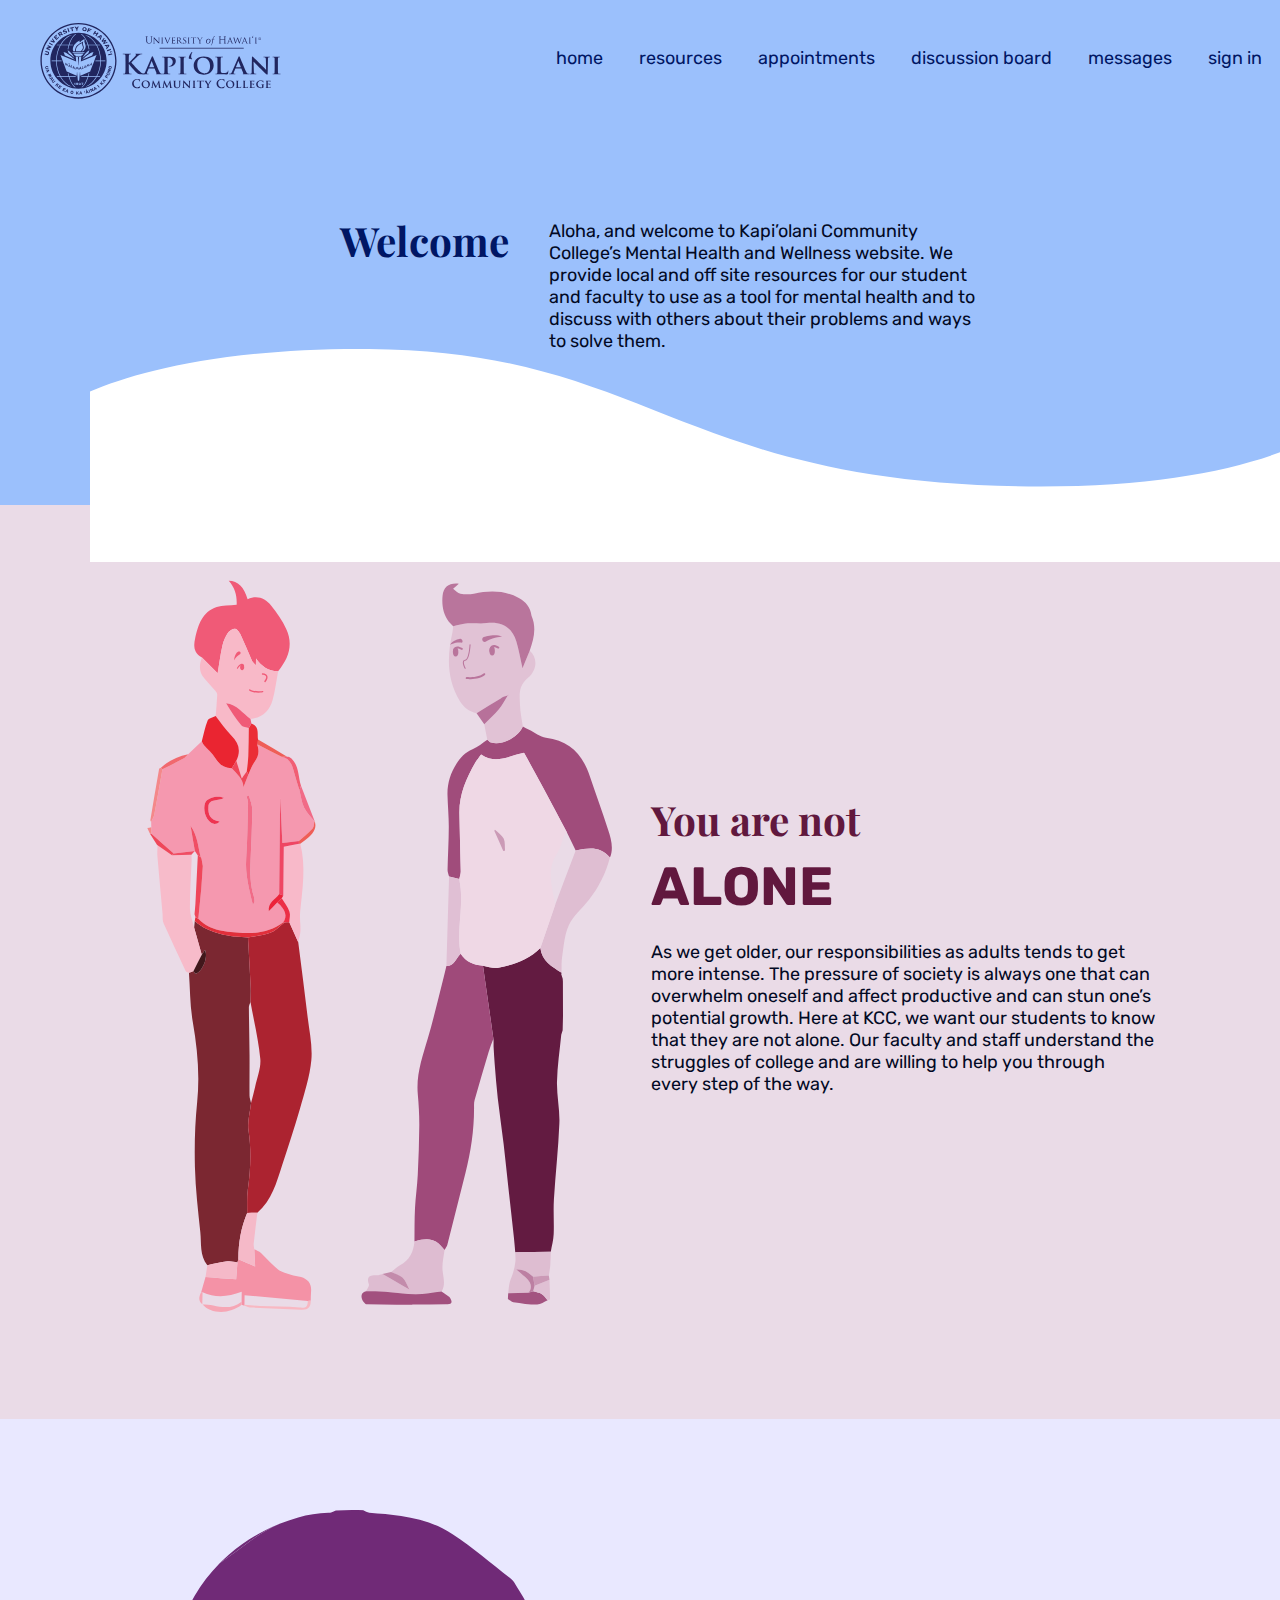
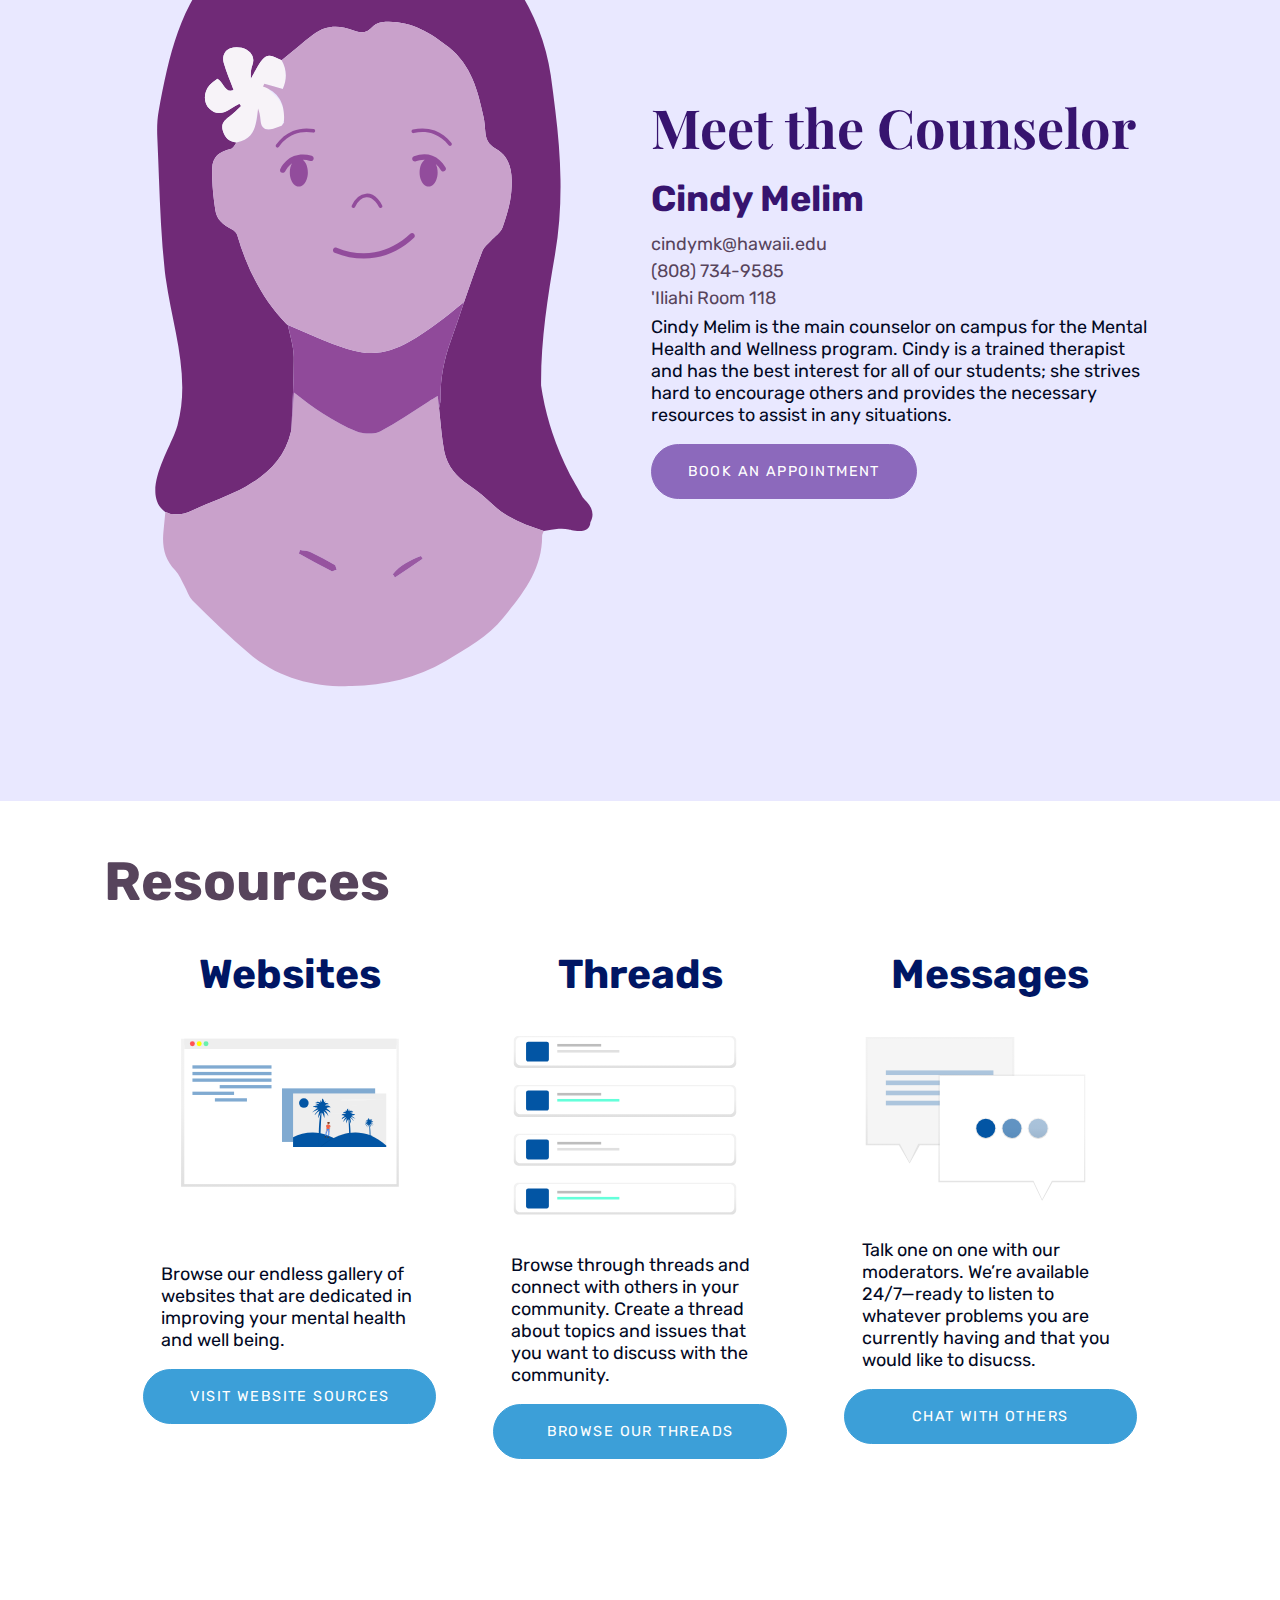
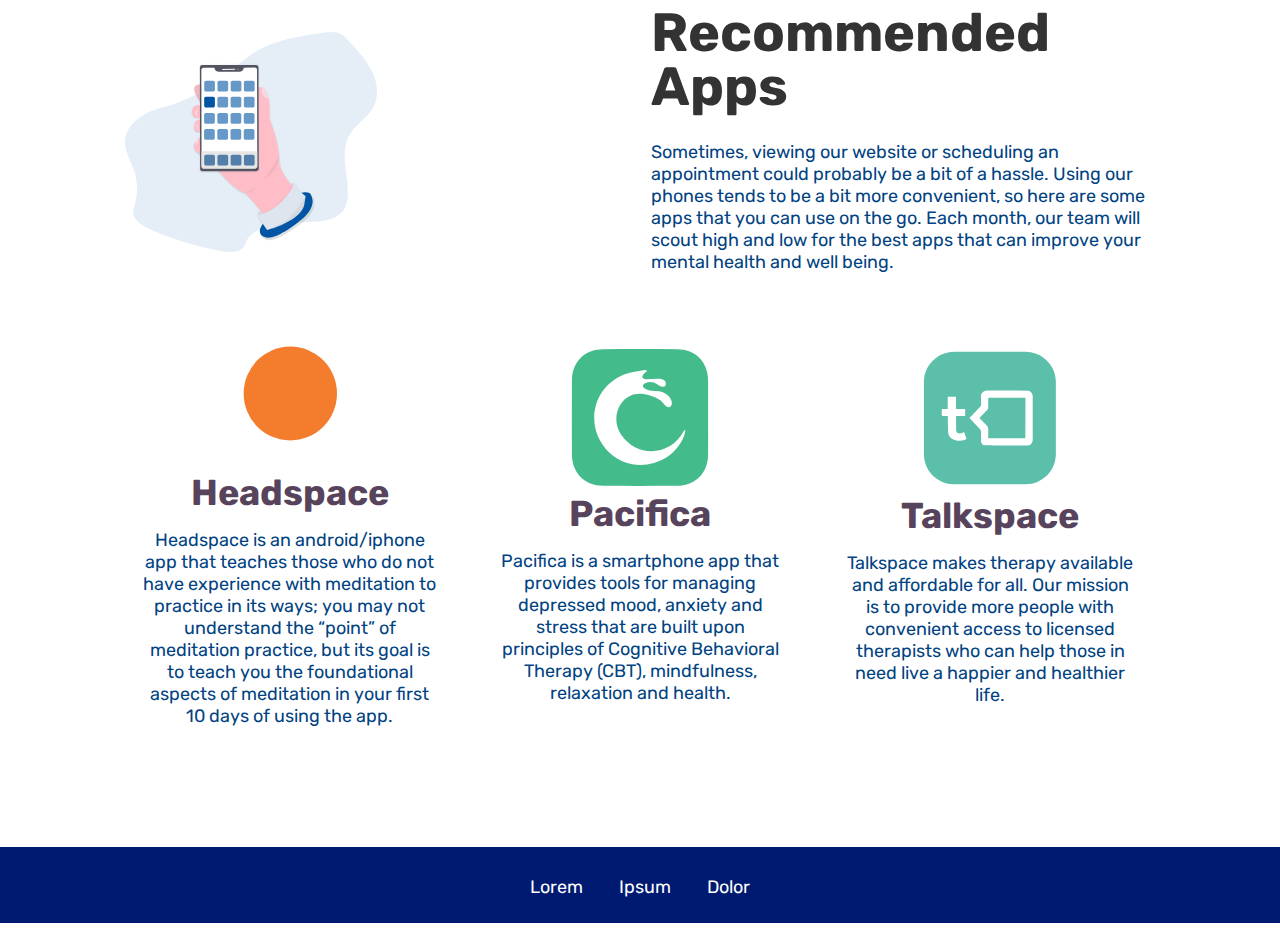
<file: index.html>
<!doctype html>
<html lang="en">

<head>
    <link href="" rel="stylesheet" />
    <meta charset="utf-8" />
    <title>KCC Mental Health and Wellness</title>
    <!-- HTML5 -->

    <!-- VIEWPORT -->
    <meta name="viewport" content="width=device-width, initial-scale=1" />

    <!-- MAIN CSS -->
    <link href="https://fonts.googleapis.com/css?family=Playfair+Display:400,400i,700|Rubik:400,400i,700" rel="stylesheet">
    <link href="css/style.css" rel="stylesheet" type="text/css" />
</head>

<body>

    <header class="site-header">
        <div class="site-identity">
            <a href="index.html"><img src="images/kapleft.svg" alt="Kapi‘olani Community College Logo" /></a>
            <h1 class="hide-visually"><a href="index.html">Kapi‘olani Community College</a></h1>
        </div>
        <nav class="site-navigation  toggle-nav open">
            <div class="menu-button">menu</div>
            <ul>
                <li><a href="#">home</a></li>
                <li><a href="#">resources</a></li>
                <li><a href="#">appointments</a></li>
                <li><a href="#">discussion board</a></li>
                <li><a href="#">messages</a></li>
                <li><a href="#">sign in</a></li>
            </ul>
        </nav>
    </header>

    <section class="hero">
        <div class="container">
            <div class="curve">
                <img src="images/curve.svg" alt="curve" />
            </div>
            <div class="row">
                <h2>Welcome</h2>
                <p>Aloha, and welcome to Kapi’olani Community College’s Mental Health and Wellness website. We
                    provide
                    local and off site resources for our student and faculty to use as a tool for mental health and
                    to
                    discuss with others about their problems and ways to solve them.</p>
            </div>
        </div>
    </section>

    <section class="alone">
        <div class="container">
            <div class="row">
                <div class="column one-half">
                    <img src="images/notalone.svg" alt="Always together" />
                </div>
                <div class="column one-half">
                    <h2>You are not</h2>
                    <h1>ALONE</h1>

                    <p>As we get older, our responsibilities as adults tends to get more intense. The pressure of
                        society is always one that can overwhelm oneself and affect productive and can stun one’s
                        potential growth. Here at KCC, we want our students to know that they are not alone. Our
                        faculty and staff understand the struggles of college and are willing to help you through every
                        step of the way.</p>
                </div>
            </div>
        </div>
    </section>

    <section class="counselor">
        <div class="container">
            <div class="row">
                <div class="column one-half"><img src="images/counselor.svg" alt="Cindy Melim" />
                </div>
                <div class="column one-half">

                    <h1>Meet the Counselor</h1>
                    <h2>Cindy Melim</h2>
                    <h6>cindymk@hawaii.edu</h6>
                    <h6>(808) 734-9585</h6>
                    <h6>'Iliahi Room 118</h6>

                    <p>Cindy Melim is the main counselor on campus for the Mental Health and Wellness program. Cindy is
                        a trained therapist and has the best interest for all of our students; she strives hard to
                        encourage others and provides the necessary resources to assist in any situations.</p>

                    <a href="#" class="button">Book an Appointment</a>
                </div>
            </div>
        </div>
    </section>

    <section class="resources">
        <div class="container">

            <h1>Resources</h1>

            <div class="demo">

                <div class="row">
                    <div class="column one-third">
                        <h2>Websites</h2>
                        <div class="thumbwrapper"><img src="images/websites.svg" alt="Website Resources" /></div>
                        <p>Browse our endless gallery of websites that are dedicated in improving your mental health
                            and well being.</p>
                        <a href="#" class="button">visit website sources</a>
                    </div>
                    <div class="column one-third">
                        <h2>Threads</h2>
                        <img src="images/threads.svg" alt="Discussion Boards" />
                        <p>Browse through threads and connect with others in your community. Create a thread about
                            topics and issues that you want to discuss with the community.</p>
                        <a href="#" class="button">browse our threads</a>
                    </div>
                    <div class="column one-third">
                        <h2>Messages</h2>
                        <img src="images/messages.svg" alt="Message others" />
                        <p>Talk one on one with our moderators. We’re available 24/7—ready to listen to whatever
                            problems you are currently having and that you would like to disucss.</p>
                        <a href="#" class="button">chat with others</a>
                    </div>
                </div>
            </div>
        </div>
    </section>

    <section class="recommended">
        <div class="container">

            <div class="row">
                <div class="column one-half">
                    <img src="images/recommended.svg" alt="cellphone apps" />
                </div>

                <div class="column one-half">
                    <h1>Recommended Apps</h1>
                    <p>Sometimes, viewing our website or scheduling an appointment could probably be a bit of a hassle.
                        Using our phones tends to be a bit more convenient, so here are some apps that you can use on
                        the go. Each month, our team will scout high and low for the best apps that can improve your
                        mental health and well being.</p>
                </div>
            </div>

            <div class="demo">

                <div class="row">
                    <div class="column one-third">
                        <img src="images/headspace.svg" alt="headspace" />
                        <h2>Headspace</h2>
                        <p>Headspace is an android/iphone app that teaches those who do not have experience with
                            meditation to practice in its ways; you may not understand the “point” of meditation
                            practice, but its goal is to teach you the foundational aspects of meditation in your first
                            10 days of using the app.</p>
                    </div>
                    <div class="column one-third">
                        <img src="images/pacifica.svg" alt="pacifica" />
                        <h2>Pacifica</h2>
                        <p>Pacifica is a smartphone app that provides tools for managing depressed mood, anxiety and
                            stress that are built upon principles of Cognitive Behavioral Therapy (CBT), mindfulness,
                            relaxation and health.</p>
                    </div>
                    <div class="column one-third">
                        <img src="images/talkspace.svg" alt="talkspace" />
                        <h2>Talkspace</h2>
                        <p>Talkspace makes therapy available and affordable for all. Our mission is to provide more
                            people with convenient access to licensed therapists who can help those in need live a
                            happier and healthier life.</p>
                    </div>
                </div>
            </div>
        </div>
    </section>

    <footer class="site-footer">
        <nav class="site-navigation">
            <ul>
                <li><a href="#">Lorem</a></li>
                <li><a href="#">Ipsum</a></li>
                <li><a href="#">Dolor</a></li>
            </ul>
        </nav>
    </footer>

    <script src="js/script.js" />
    </body>
</html>
</file>
<file: css/style.css>
/* VARIABLES */
/* -------------------------------

CSS TABLE OF CONTENTS

# TYPOGRAPHY
    # TYPOGRAHPIC SCALE
    # TYPE SPECIMEN
# COMPONENTS
    # BUTTONS 
# LAYOUT
    # MEDIA QUERIES
    # CONTAINER
    # RESPONSIVE TYPE
# STRUCTURE
    # SITE HEADER
    # SITE NAVIGATION
    # SECTIONS
    # SITE FOOTER
# ANIMATION 

------------------------------- */
/* TYPOGRAPHY */
body {
  font-size: 100%;
  /* 16px */
  font-family: "Rubik", Helvetica, Arial, sans-serif;
  color: #020924; }

h1, h2, h3, h4, h5, h6 {
  font-family: "Playfair Display", Georgia, serif;
  margin: 0 0 0.5em 0;
  max-width: 38em;
  color: #57445c; }

/* -------------------------

Traditional Typographic Scale
48, 36, 24, 21, 18, 16

------------------------- */
/* 48 / 16 = 3em */
h1 {
  font-size: 3em;
  line-height: 1em; }

/* 36 / 16 = 2.25em */
h2 {
  font-size: 2.25em;
  line-height: 1em; }

/* 24 / 16 = 1.5em */
h3 {
  font-size: 1.5em;
  line-height: 1em; }

/* 21 / 16 = 1.3125em */
h4 {
  font-size: 1.3125em;
  line-height: 1em; }

/* 18 / 16 = 1.125em */
h5 {
  font-size: 1.125em;
  line-height: 1em; }

/* 16 / 16 = 1em */
h6 {
  font-size: 1em;
  line-height: 1em; }

p {
  margin: 0 0 0.5em 0;
  max-width: 38em; }

em {
  font-family: "Rubik", Helvetica, Arial, sans-serif; }

strong {
  font-family: "Rubik", Helvetica, Arial, sans-serif; }

/* Horizontal Rule */
hr {
  border: 0;
  height: 1px;
  margin: 3em 0;
  background: #888; }

/* HELPERS */
.headline {
  font-size: 4em;
  color: #001664; }

.subheader {
  font-size: 2.5em;
  color: rgba(0, 0, 0, 0.2);
  margin: 0.25em 0 0.5em 0; }

.meta {
  font-size: .875em;
  color: rgba(0, 0, 0, 0.2);
  margin-bottom: 1.5em; }

.textcentered {
  text-align: center; }
  .textcentered * {
    margin-left: auto;
    margin-right: auto; }

/* COMPONENTS */
a.button, .button {
  font-size: .8em;
  letter-spacing: .1em;
  display: inline-block;
  background: #001664;
  padding: 1.25em 2.5em;
  border-radius: 25em;
  border: 1px solid #001664;
  color: #fff;
  text-transform: uppercase;
  text-decoration: none; }
  a.button.alt, .button.alt {
    background: rgba(255, 255, 255, 0);
    border: 1px solid #001664;
    color: #001664; }
  a.button:hover, a.button.alt:hover, .button:hover, .button.alt:hover {
    color: #fff;
    border: 1px solid #a83434;
    background: #a83434; }

.hide-visually {
  position: absolute;
  top: -9999px;
  left: -9999px; }

/* MEDIA */
/* Responsive Images */
img {
  max-width: 100%;
  height: auto; }

/* LAYOUT */
* {
  -webkit-box-sizing: border-box;
  box-sizing: border-box; }

.container {
  width: 100%;
  margin: 0 auto;
  padding: 0 4%; }

body {
  font-size: 87.5%;
  /* 14px*/
  margin: 0;
  padding: 0; }

@media (min-width: 768px) {
  body {
    font-size: 100%;
    /* 16px*/ }
  .container {
    width: 100%; } }

@media (min-width: 992px) {
  body {
    font-size: 100%;
    /* 16px*/ }
  .container {
    max-width: 1200px;
    padding: 0 50px; } }

@media (min-width: 1250px) {
  body {
    font-size: 112.5%;
    /* 14px*/ }
  .container {
    max-width: 1200px; } }

/* GRID */
/*$grid-column-gap: 1%;*/
.row {
  display: -webkit-box;
  display: -ms-flexbox;
  display: flex;
  -ms-flex-wrap: wrap;
  flex-wrap: wrap;
  margin-left: 1%;
  margin-right: 1%;
  -webkit-box-align: center;
  -ms-flex-align: center;
  align-items: center;
  -webkit-box-pack: center;
  -ms-flex-pack: center;
  justify-content: center; }
  @media (max-width: 767px) {
    .row {
      -webkit-box-pack: start;
      -ms-flex-pack: start;
      justify-content: flex-start; } }
  .row.swapped {
    -webkit-box-orient: horizontal;
    -webkit-box-direction: reverse;
    -ms-flex-direction: row-reverse;
    flex-direction: row-reverse; }

.row > .column {
  -webkit-box-flex: 1;
  -ms-flex-positive: 1;
  flex-grow: 1;
  margin: 0 1% 2% 1%; }
  @media (max-width: 767px) {
    .row > .column {
      -webkit-box-flex: 0;
      -ms-flex-positive: 0;
      flex-grow: 0;
      -ms-flex-preferred-size: 768px;
      flex-basis: 768px; } }
  .row > .column.one-half {
    width: 48%; }
  .row > .column.one-third {
    width: 31.3333%; }
  .row > .column.one-fourth {
    width: 23%; }
  @media (min-width: 768px) {
    .row > .column.centered {
      -webkit-box-flex: 0;
      -ms-flex-positive: 0;
      flex-grow: 0; }
      .row > .column.centered.one-half, .row > .column.centered.one-third, .row > .column.centered.one-fourth {
        margin-left: 4%;
        margin-right: 4%; } }

.demo .column {
  padding: 1em;
  text-align: center; }

/* STRUCTURE */
.site-header,
.site-footer {
  background: #9BC0FC; }
  .site-header a,
  .site-footer a {
    color: #001664;
    text-decoration: none; }
  .site-header a:hover,
  .site-footer a:hover {
    color: white; }
  .site-header .site-navigation ul,
  .site-footer .site-navigation ul {
    display: -webkit-box;
    display: -ms-flexbox;
    display: flex;
    list-style: none;
    margin-top: 1em;
    padding: 0; }
    @media (max-width: 767px) {
      .site-header .site-navigation ul,
      .site-footer .site-navigation ul {
        display: block; } }
  .site-header .site-navigation a,
  .site-footer .site-navigation a {
    display: block;
    padding: 1.6em 1em 1.4em 1em; }
    @media (max-width: 767px) {
      .site-header .site-navigation a,
      .site-footer .site-navigation a {
        padding: .5em 1em; } }
  .site-header .site-navigation a:hover,
  .site-footer .site-navigation a:hover {
    color: white; }
  .site-header .site-navigation img,
  .site-footer .site-navigation img {
    width: 10%; }

.site-header {
  display: -webkit-box;
  display: -ms-flexbox;
  display: flex;
  -webkit-box-pack: justify;
  -ms-flex-pack: justify;
  justify-content: space-between; }
  @media (max-width: 767px) {
    .site-header {
      display: block;
      padding: 1em 0; } }
  .site-header .site-identity h1 {
    font-size: 1.5em;
    margin: 0; }
    .site-header .site-identity h1 a {
      padding: 1em .75em;
      display: block; }
  .site-header .site-identity img {
    width: 75%;
    padding: 0;
    margin-left: 2em;
    margin-top: 1em; }
  @media (max-width: 767px) {
    .site-header .site-identity img {
      width: 50%;
      margin: 0; } }

.site-footer {
  background: #001A71; }
  .site-footer a {
    color: white; }
  .site-footer ul {
    -webkit-box-pack: center;
    -ms-flex-pack: center;
    justify-content: center; }

section {
  padding: 3em; }

.hero {
  background-color: #9BC0FC;
  padding: 5em 0; }
  .hero .container .row {
    display: -webkit-box;
    display: -ms-flexbox;
    display: flex;
    -webkit-box-pack: center;
    -ms-flex-pack: center;
    justify-content: center;
    -webkit-box-align: start;
    -ms-flex-align: start;
    align-items: flex-start;
    padding-top: 1em;
    padding-bottom: 3em; }
  .hero h2 {
    color: #001664;
    margin: 0 1em; }
  .hero p {
    width: 40%; }
  .hero .row .column {
    display: -webkit-box;
    display: -ms-flexbox;
    display: flex;
    -webkit-box-orient: horizontal;
    -webkit-box-direction: normal;
    -ms-flex-direction: row;
    flex-direction: row;
    -ms-flex-wrap: wrap;
    flex-wrap: wrap; }
  .hero .curve img {
    display: block;
    width: 100%;
    position: absolute;
    z-index: 1; }
  @media (max-width: 768px) {
    .hero img {
      display: none; } }

.sectionhead {
  text-align: center;
  font-size: 1em;
  font-weight: normal;
  max-width: none; }

.sectionhead:after {
  content: "";
  display: block;
  border-bottom: 1px solid #001664;
  width: 10%;
  margin: 1em auto 3em auto; }

.alone {
  background: rgba(151, 74, 134, 0.2); }
  .alone h1 {
    font-family: "Rubik", Helvetica, Arial, sans-serif;
    font-size: 3em;
    color: #61183E; }
  .alone h2 {
    font-family: "Playfair Display", Georgia, serif;
    font-size: 2.25em;
    color: #61183E; }
  .alone img {
    width: 100%; }

.counselor {
  background: rgba(108, 99, 255, 0.15); }
  .counselor h1 {
    font-size: 3em;
    color: #37146F; }
  .counselor h2 {
    font-family: "Rubik", Helvetica, Arial, sans-serif;
    font-size: 2em;
    color: #37146F; }
  .counselor h6 {
    font-family: "Rubik", Helvetica, Arial, sans-serif;
    font-weight: 400; }
  .counselor p {
    padding: 0;
    margin: 0 0 1em 0; }
  .counselor img {
    width: 100%; }
  @media (max-width: 767px) {
    .counselor img {
      display: none; } }
  .counselor .button {
    background-color: #8C69BC;
    border-color: #8C69BC;
    -webkit-box-align: end;
    -ms-flex-align: end;
    align-items: flex-end; }
  .counselor .button:hover {
    background-color: #D3D0FF;
    border-color: #8C69BC;
    color: #8C69BC; }

.resources .row .column {
  display: -webkit-box;
  display: -ms-flexbox;
  display: flex;
  -webkit-box-pack: end;
  -ms-flex-pack: end;
  justify-content: flex-end;
  -webkit-box-orient: vertical;
  -webkit-box-direction: normal;
  -ms-flex-direction: column;
  flex-direction: column; }

.resources .row {
  -webkit-box-align: start;
  -ms-flex-align: start;
  align-items: flex-start; }

.resources h1 {
  font-family: "Rubik", Helvetica, Arial, sans-serif; }

.resources h2 {
  -webkit-box-align: stretch;
  -ms-flex-align: stretch;
  align-items: stretch;
  font-family: "Rubik", Helvetica, Arial, sans-serif;
  color: #001664; }

.resources p {
  text-align: left;
  padding: 0;
  margin: 1em; }

.resources img {
  width: 90%;
  padding: 1em; }

.resources .thumbwrapper {
  min-height: 230px; }

.resources .button {
  background-color: #3C9FD8;
  border-color: #3C9FD8;
  -webkit-box-align: end;
  -ms-flex-align: end;
  align-items: flex-end; }

.resources .button:hover {
  background-color: white;
  border-color: #3C9FD8;
  color: #3C9FD8;
  -webkit-box-align: end;
  -ms-flex-align: end;
  align-items: flex-end; }

.recommended h1 {
  color: #333333;
  font-family: "Rubik", Helvetica, Arial, sans-serif; }

.recommended h2 {
  font-family: "Rubik", Helvetica, Arial, sans-serif;
  font-size: 2em; }

.recommended p {
  color: #014382; }

.recommended img {
  width: 50%; }

@media (max-width: 767px) {
  .site-header .site-navigation.toggle-nav ul {
    display: none; } }

@media (max-width: 767px) {
  .site-header .site-navigation.toggle-nav.open ul {
    display: block; } }

@media (min-width: 768px) {
  .menu-button {
    display: none; } }
</file>
